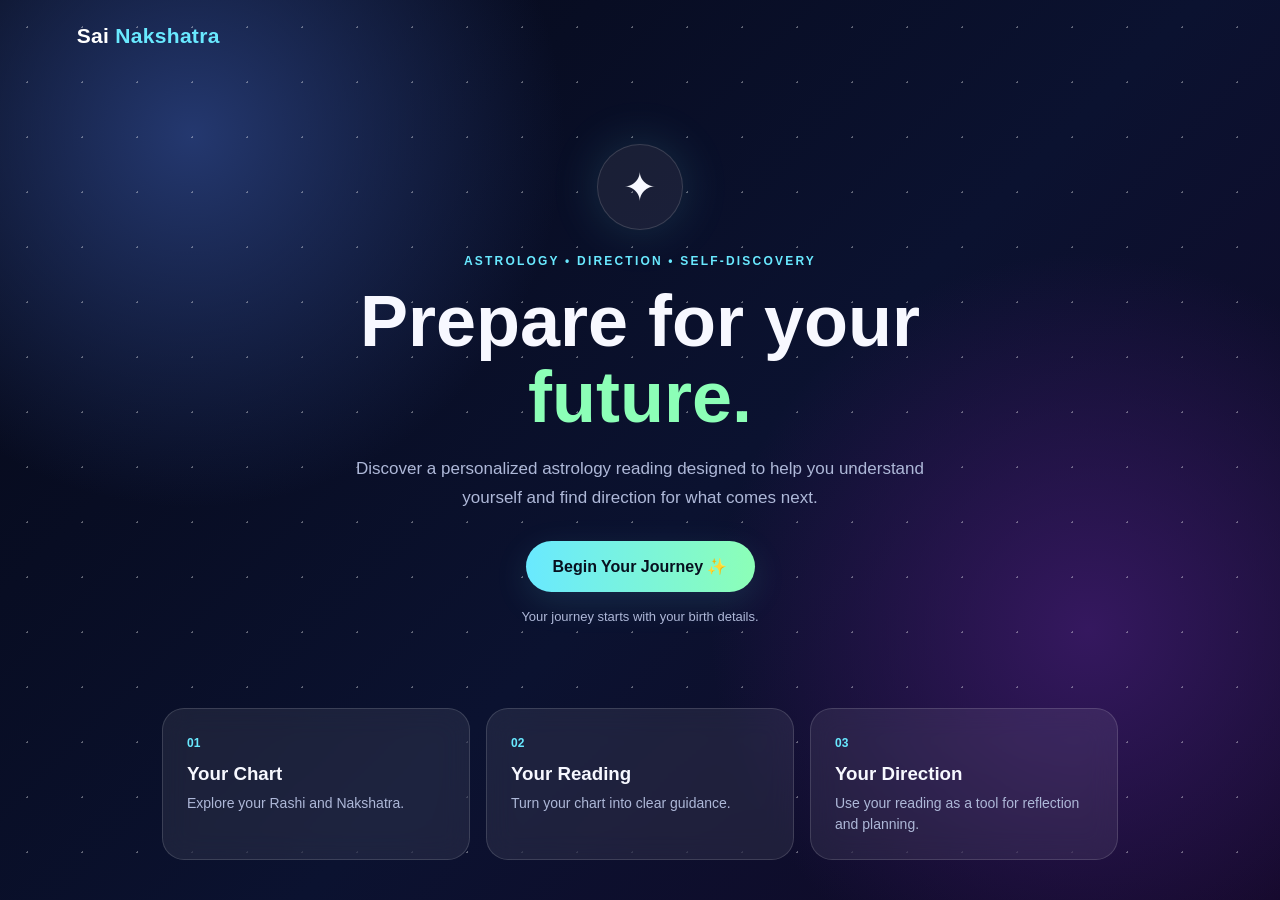
<file: index.html>
<!DOCTYPE html>
<html lang="en">
<head>
<meta charset="UTF-8">
<meta name="viewport" content="width=device-width, initial-scale=1.0">
<title>Sai Nakshatra | Your Future, Your Direction</title>
<link rel="stylesheet" href="style.css">
</head>
<body>
<div class="stars"></div>
<header class="nav">
  <div class="brand">Sai <span>Nakshatra</span></div>
</header>
<main class="hero">
  <div class="logo-orb">✦</div>
  <p class="eyebrow">ASTROLOGY • DIRECTION • SELF-DISCOVERY</p>
  <h1>Prepare for your<br><span>future.</span></h1>
  <p class="hero-text">Discover a personalized astrology reading designed to help you understand yourself and find direction for what comes next.</p>
  <a class="primary-btn" href="birth-details.html">Begin Your Journey ✨</a>
  <p class="small-note">Your journey starts with your birth details.</p>
</main>
<section class="feature-grid">
  <div class="feature"><b>01</b><h3>Your Chart</h3><p>Explore your Rashi and Nakshatra.</p></div>
  <div class="feature"><b>02</b><h3>Your Reading</h3><p>Turn your chart into clear guidance.</p></div>
  <div class="feature"><b>03</b><h3>Your Direction</h3><p>Use your reading as a tool for reflection and planning.</p></div>
</section>
</body>
</html>
</file>
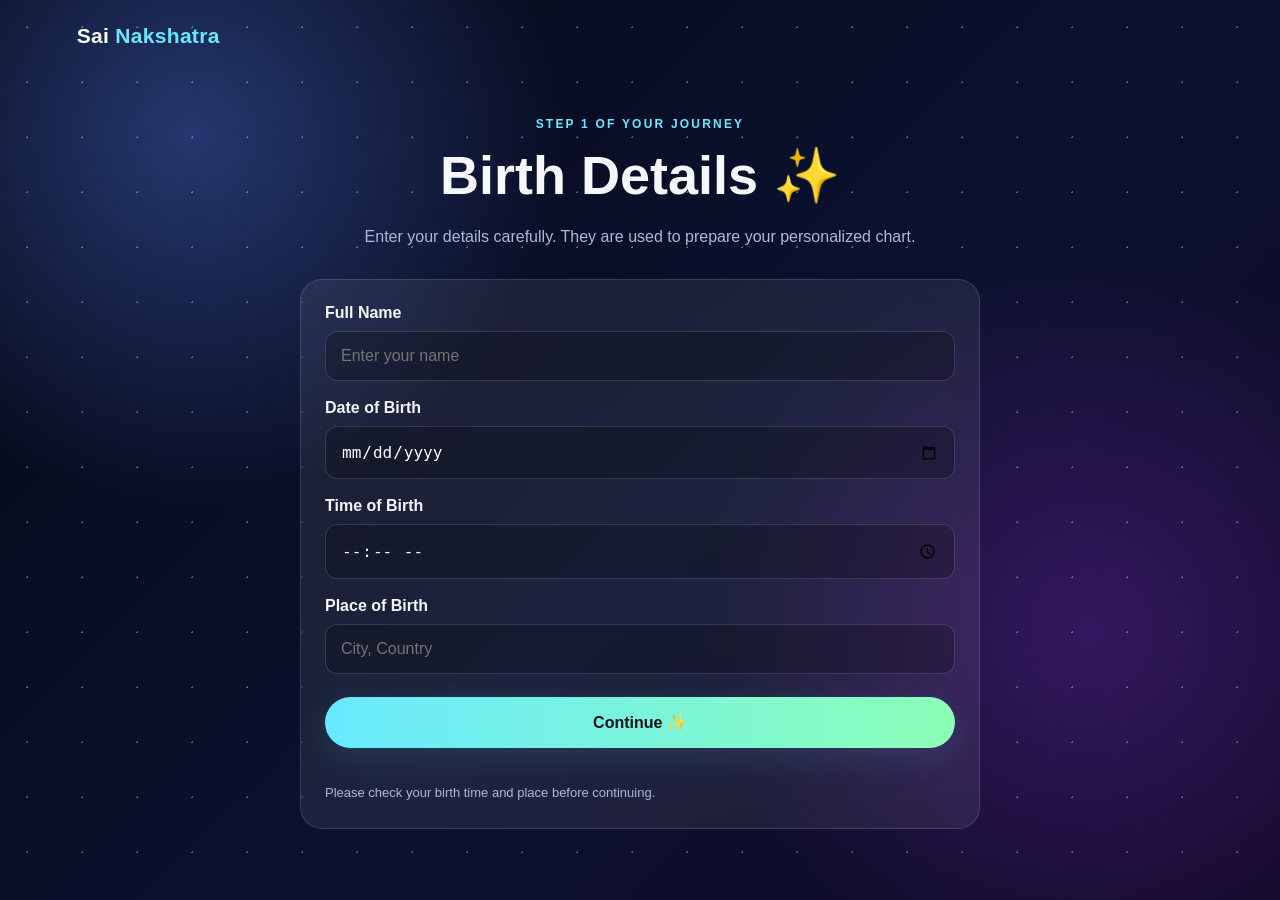
<file: birth-details.html>
<!DOCTYPE html>
<html lang="en">
<head>
<meta charset="UTF-8">
<meta name="viewport" content="width=device-width, initial-scale=1.0">
<title>Birth Details | Sai Nakshatra</title>
<link rel="stylesheet" href="style.css">
</head>
<body>
<div class="stars"></div>
<header class="nav"><a class="brand" href="index.html">Sai <span>Nakshatra</span></a></header>
<main class="page">
  <div class="section-heading">
    <p class="eyebrow">STEP 1 OF YOUR JOURNEY</p>
    <h1>Birth Details ✨</h1>
    <p>Enter your details carefully. They are used to prepare your personalized chart.</p>
  </div>

  <form id="birthForm" class="glass-card">
    <label>Full Name<input id="name" type="text" autocomplete="name" placeholder="Enter your name" required></label>
    <label>Date of Birth<input id="date" type="date" required></label>
    <label>Time of Birth<input id="time" type="time" required></label>
    <label>Place of Birth<input id="place" type="text" autocomplete="off" placeholder="City, Country" required></label>
    <button class="primary-btn" type="submit" id="continueBtn">Continue ✨</button>
    <div id="status" class="status"></div>
    <p class="small-note">Please check your birth time and place before continuing.</p>
  </form>
</main>
<script src="astro-engine.js"></script>
<script>
document.getElementById("birthForm").addEventListener("submit", async (event) => {
  event.preventDefault();

  const name = document.getElementById("name").value.trim();
  const date = document.getElementById("date").value;
  const time = document.getElementById("time").value;
  const place = document.getElementById("place").value.trim();
  const status = document.getElementById("status");
  const button = document.getElementById("continueBtn");

  if (!name || !date || !time || !place) return;

  localStorage.setItem("birthName", name);
  localStorage.setItem("birthDate", date);
  localStorage.setItem("birthTime", time);
  localStorage.setItem("birthPlace", place);

  button.disabled = true;
  button.textContent = "Preparing your chart…";
  status.textContent = "Connecting to the astrology engine…";
  status.className = "status loading";

  try {
    const result = await calculateRealAstrology({ name, date, time, place });
    localStorage.setItem("astrologyResult", JSON.stringify(result));
    window.location.href = "result.html";
  } catch (error) {
    console.error(error);
    button.disabled = false;
    button.textContent = "Continue ✨";
    status.textContent = error.message || "We couldn't calculate your reading right now.";
    status.className = "status error";
  }
});
</script>
</body>
</html>
</file>
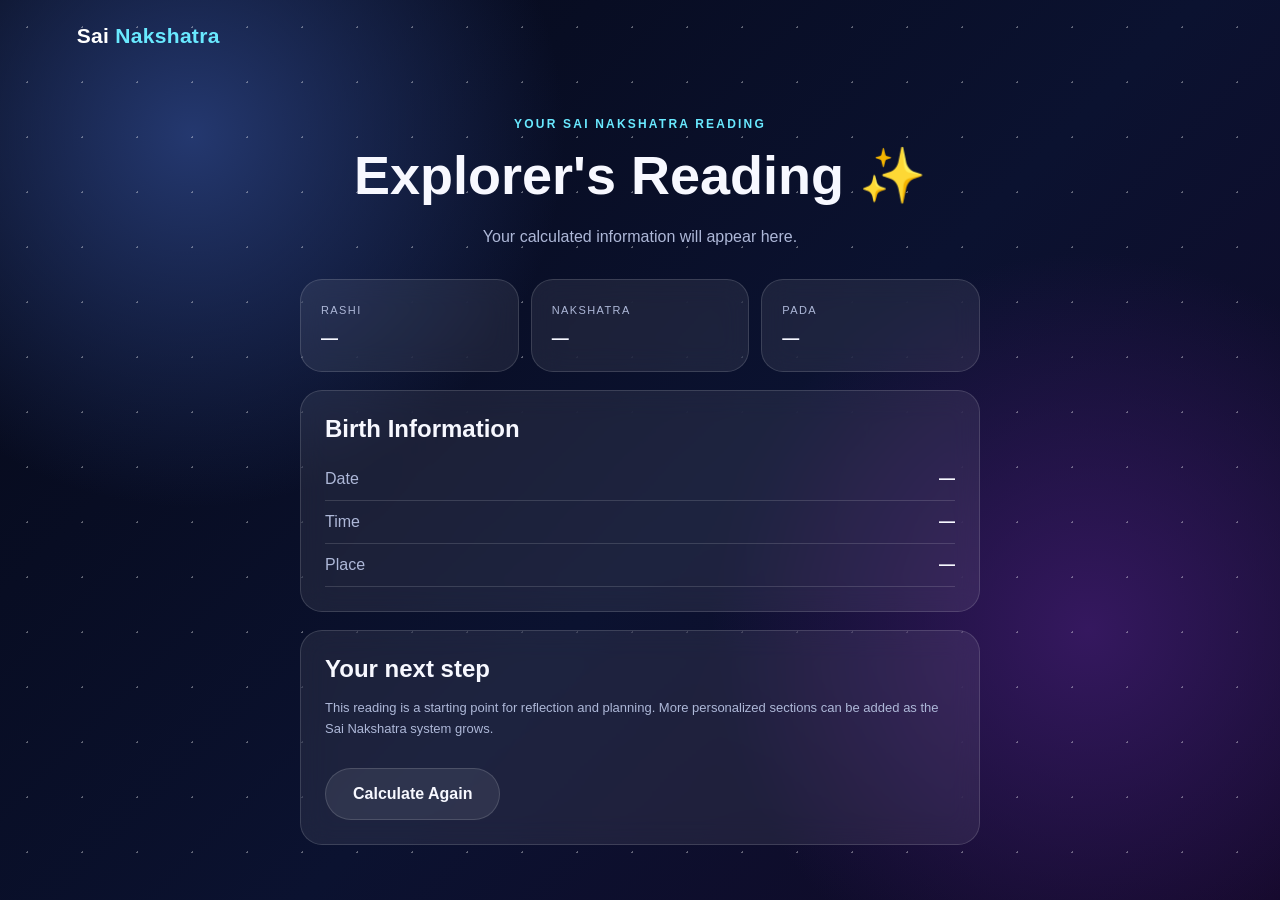
<file: result.html>
<!DOCTYPE html>
<html lang="en">
<head>
<meta charset="UTF-8">
<meta name="viewport" content="width=device-width, initial-scale=1.0">
<title>Your Reading | Sai Nakshatra</title>
<link rel="stylesheet" href="style.css">
</head>
<body>
<div class="stars"></div>
<header class="nav"><a class="brand" href="index.html">Sai <span>Nakshatra</span></a></header>
<main class="page">
  <div class="section-heading">
    <p class="eyebrow">YOUR SAI NAKSHATRA READING</p>
    <h1 id="greeting">Your Reading ✨</h1>
    <p id="intro">Your calculated information will appear here.</p>
  </div>

  <section class="result-grid">
    <article class="result-card"><span>RASHI</span><strong id="rashi">—</strong></article>
    <article class="result-card"><span>NAKSHATRA</span><strong id="nakshatra">—</strong></article>
    <article class="result-card"><span>PADA</span><strong id="pada">—</strong></article>
  </section>

  <section class="glass-card">
    <h2>Birth Information</h2>
    <div id="birthInfo" class="info-list"></div>
  </section>

  <section class="glass-card">
    <h2>Your next step</h2>
    <p class="muted">This reading is a starting point for reflection and planning. More personalized sections can be added as the Sai Nakshatra system grows.</p>
    <a class="secondary-btn" href="birth-details.html">Calculate Again</a>
  </section>
</main>
<script>
const name = localStorage.getItem("birthName") || "Explorer";
const date = localStorage.getItem("birthDate") || "—";
const time = localStorage.getItem("birthTime") || "—";
const place = localStorage.getItem("birthPlace") || "—";
const raw = localStorage.getItem("astrologyResult");

document.getElementById("greeting").textContent = `${name}'s Reading ✨`;
document.getElementById("birthInfo").innerHTML =
  `<div><span>Date</span><b>${date}</b></div>
   <div><span>Time</span><b>${time}</b></div>
   <div><span>Place</span><b>${place}</b></div>`;

if (raw) {
  try {
    const data = JSON.parse(raw);
    const rashi = data.rashi?.name || data.rashi || data.output?.rashi?.name || "—";
    const nak = data.nakshatra?.name || data.nakshatra || data.output?.nakshatra?.name || "—";
    const pada = data.nakshatra?.pada || data.pada || data.output?.nakshatra?.pada || "—";
    document.getElementById("rashi").textContent = rashi;
    document.getElementById("nakshatra").textContent = nak;
    document.getElementById("pada").textContent = pada;
  } catch {}
}
</script>
</body>
</html>
</file>
<file: style.css>
*{box-sizing:border-box;margin:0;padding:0}
:root{--bg:#050816;--card:rgba(255,255,255,.075);--line:rgba(255,255,255,.14);--text:#f7f8ff;--muted:#aeb8d8;--cyan:#69e9ff;--green:#8cffb7}
html{scroll-behavior:smooth}
body{min-height:100vh;background:radial-gradient(circle at 15% 15%,#24386f 0,transparent 28%),radial-gradient(circle at 85% 70%,#35185f 0,transparent 30%),linear-gradient(135deg,#050816,#0b1230 55%,#120827);color:var(--text);font-family:Arial,sans-serif;overflow-x:hidden}
.stars{position:fixed;inset:0;pointer-events:none;opacity:.35;background-image:radial-gradient(#fff 1px,transparent 1px);background-size:55px 55px}
.nav{position:relative;z-index:2;padding:24px 6%;display:flex;justify-content:space-between;align-items:center}
.brand{color:white;text-decoration:none;font-size:21px;font-weight:800;letter-spacing:.3px}.brand span{color:var(--cyan)}
.hero{position:relative;z-index:1;max-width:760px;margin:8vh auto 80px;padding:0 22px;text-align:center}.logo-orb{width:86px;height:86px;margin:0 auto 24px;border:1px solid var(--line);border-radius:50%;display:grid;place-items:center;font-size:40px;background:rgba(255,255,255,.07);box-shadow:0 0 50px rgba(105,233,255,.15)}
.eyebrow{font-size:12px;letter-spacing:2.2px;color:var(--cyan);font-weight:700;margin-bottom:16px}.hero h1,.section-heading h1{font-size:clamp(40px,10vw,72px);line-height:1.05;margin-bottom:20px}.hero h1 span{color:var(--green)}.hero-text{max-width:610px;margin:auto;color:var(--muted);font-size:17px;line-height:1.7}
.primary-btn,.secondary-btn{display:inline-block;margin-top:28px;border:0;border-radius:30px;padding:16px 27px;font-weight:800;font-size:16px;text-decoration:none;cursor:pointer;color:#07101f;background:linear-gradient(90deg,var(--cyan),var(--green));box-shadow:0 10px 35px rgba(105,233,255,.12)}.primary-btn:disabled{opacity:.65;cursor:wait}
.secondary-btn{color:var(--text);background:rgba(255,255,255,.08);border:1px solid var(--line);box-shadow:none}
.small-note,.muted{color:var(--muted);font-size:13px;line-height:1.6}.hero .small-note{margin-top:15px}
.feature-grid{position:relative;z-index:1;max-width:1000px;margin:0 auto 80px;padding:0 22px;display:grid;grid-template-columns:repeat(3,1fr);gap:16px}.feature,.glass-card,.result-card{background:var(--card);border:1px solid var(--line);border-radius:22px;backdrop-filter:blur(14px)}.feature{padding:24px}.feature b{color:var(--cyan);font-size:12px}.feature h3{margin:12px 0 8px}.feature p{color:var(--muted);line-height:1.5;font-size:14px}
.page{position:relative;z-index:1;max-width:720px;margin:5vh auto 80px;padding:0 20px}.section-heading{text-align:center;margin-bottom:30px}.section-heading h1{font-size:clamp(34px,8vw,54px)}.section-heading p:not(.eyebrow){color:var(--muted);line-height:1.6}
.glass-card{padding:24px;margin-bottom:18px}label{display:block;font-weight:700;margin-bottom:18px}input{width:100%;margin-top:9px;padding:15px;border-radius:12px;border:1px solid var(--line);background:rgba(0,0,0,.22);color:white;font-size:16px;outline:none}input:focus{border-color:var(--cyan)}.glass-card .primary-btn{width:100%;margin-top:5px}
.status{margin-top:15px;text-align:center;min-height:20px;font-size:13px}.status.loading{color:var(--cyan)}.status.error{color:#ffb0b0}
.result-grid{display:grid;grid-template-columns:repeat(3,1fr);gap:12px;margin-bottom:18px}.result-card{padding:20px}.result-card span{font-size:11px;letter-spacing:1.4px;color:var(--muted)}.result-card strong{display:block;margin-top:10px;line-height:1.35;font-size:17px}.glass-card h2{margin-bottom:15px}.info-list>div{display:flex;justify-content:space-between;padding:12px 0;border-bottom:1px solid var(--line);gap:20px}.info-list span{color:var(--muted)}
@media(max-width:650px){.feature-grid{grid-template-columns:1fr}.result-grid{grid-template-columns:1fr}.hero{margin-top:5vh}.nav{padding:20px}.page{margin-top:3vh}.glass-card{padding:20px}}
</file>
